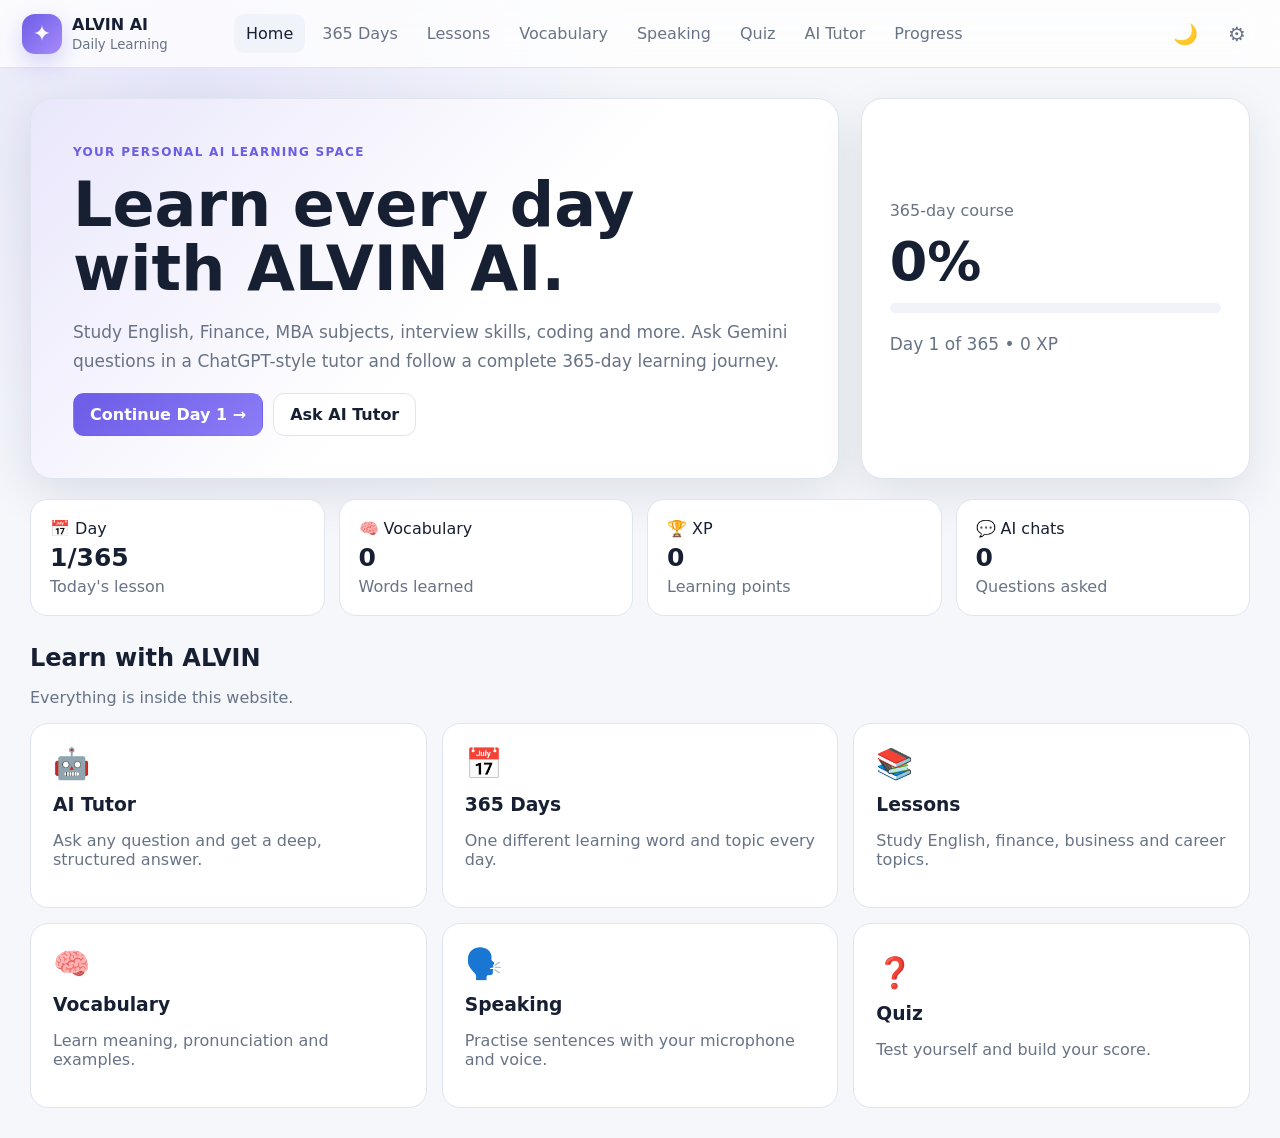
<file: index.html>
<!DOCTYPE html>
<html lang="en">
<head>
  <meta charset="UTF-8">
  <meta name="viewport" content="width=device-width, initial-scale=1.0">
  <meta name="theme-color" content="#0b1020">
  <title>ALVIN AI — Daily Learning</title>
  <link rel="stylesheet" href="style.css">
</head>
<body>
  <div id="app"></div>

  <div id="toast" class="toast"></div>

  <div id="settingsModal" class="modal hidden">
    <div class="modal-card">
      <button class="modal-close" id="closeSettings">×</button>
      <div class="modal-title">
        <div class="logo small">✦</div>
        <div>
          <h2>Gemini AI Settings</h2>
          <p>Connect your own Gemini API key.</p>
        </div>
      </div>

      <div class="warning">
        <strong>Important:</strong> Do not paste a private or company API key into a public GitHub repository.
        This static GitHub Pages version stores the key only in this browser's local storage. For a public app,
        use a server-side secret instead.
      </div>

      <label for="apiKey">Gemini API key</label>
      <div class="key-row">
        <input id="apiKey" type="password" placeholder="Paste your Gemini API key">
        <button class="icon-btn" id="toggleKey">Show</button>
      </div>

      <label for="modelSelect">Gemini model</label>
      <select id="modelSelect">
        <option value="gemini-3.7-flash">Gemini 3.7 Flash</option>
        <option value="gemini-3.6-flash">Gemini 3.6 Flash</option>
        <option value="gemini-3.5-flash">Gemini 3.5 Flash</option>
      </select>

      <label class="check-row">
        <input id="webSearch" type="checkbox">
        <span><strong>Google Search grounding</strong><small>Use current web information when supported by your API account.</small></span>
      </label>

      <div class="settings-actions">
        <button class="btn ghost" id="removeKey">Remove key</button>
        <button class="btn primary" id="saveSettings">Save & Test</button>
      </div>
      <p class="settings-status" id="settingsStatus"></p>
    </div>
  </div>

  <script src="script.js"></script>
</body>
</html>
</file>
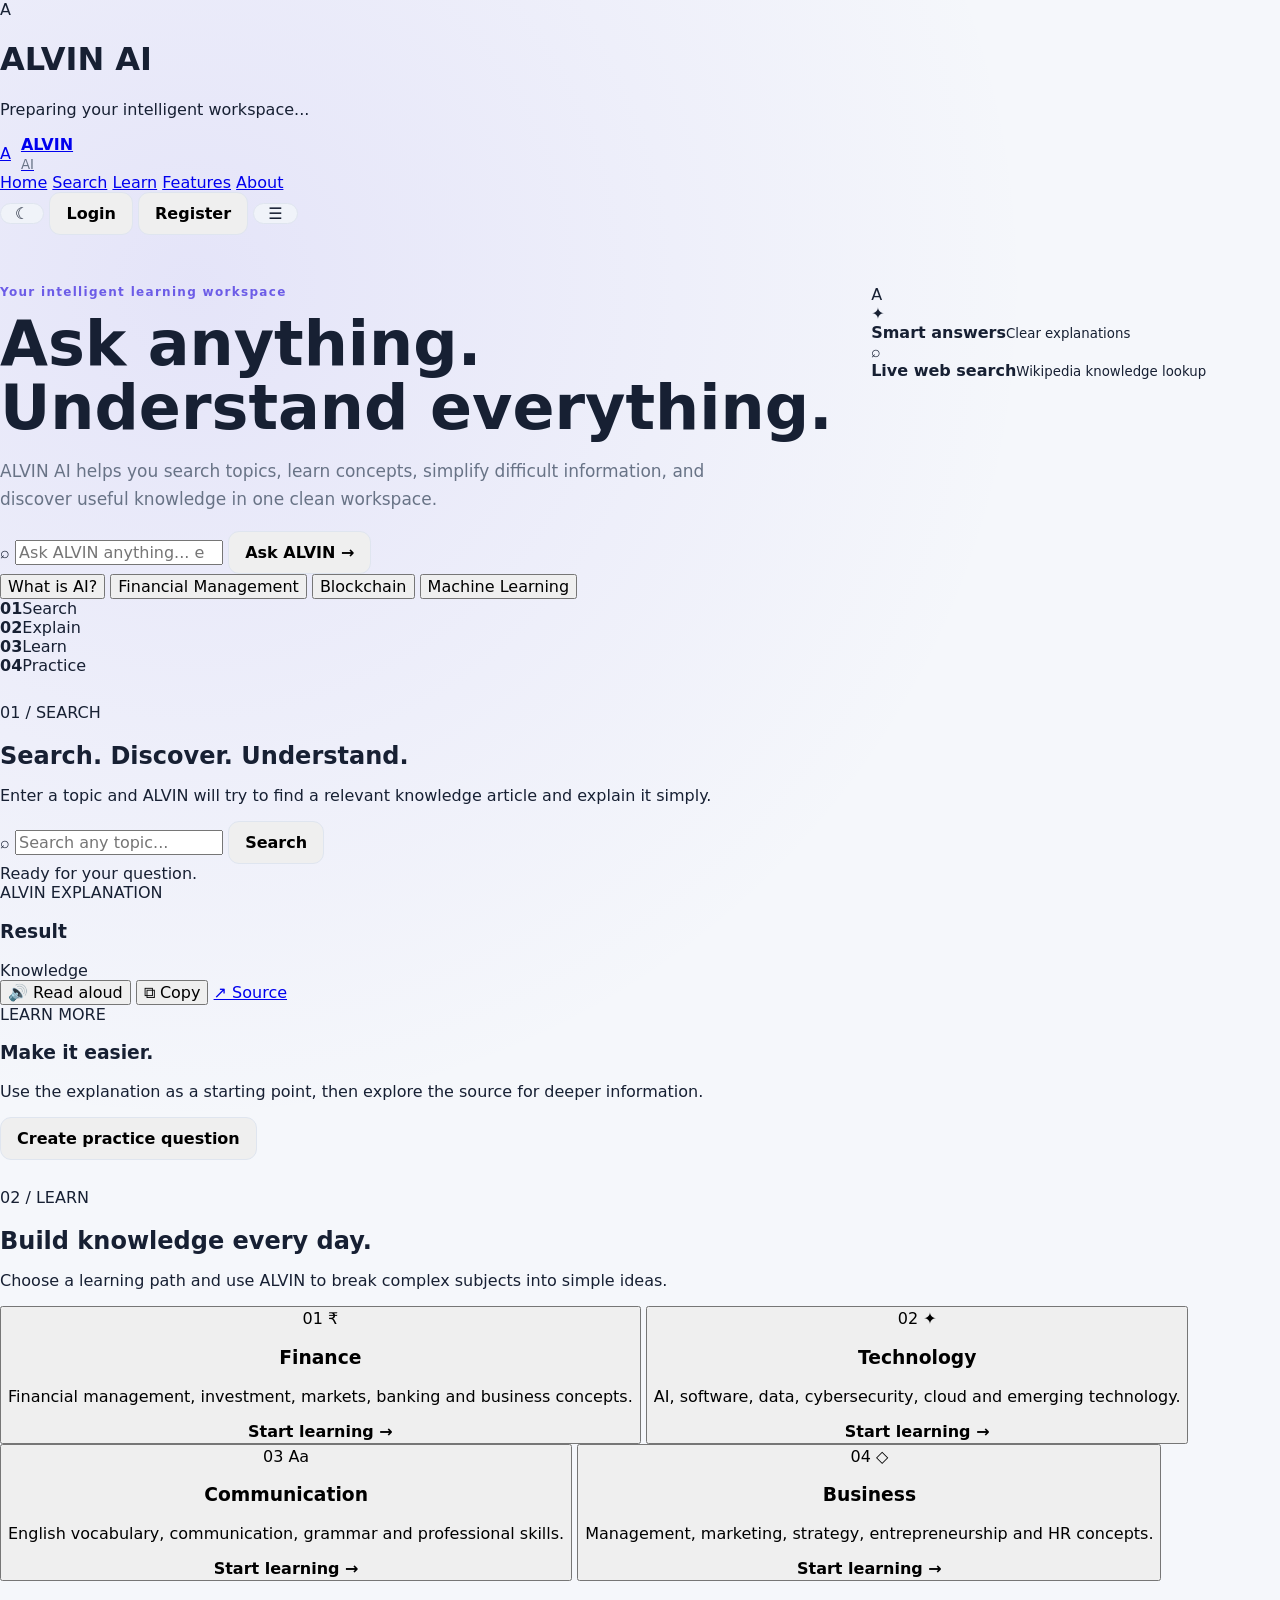
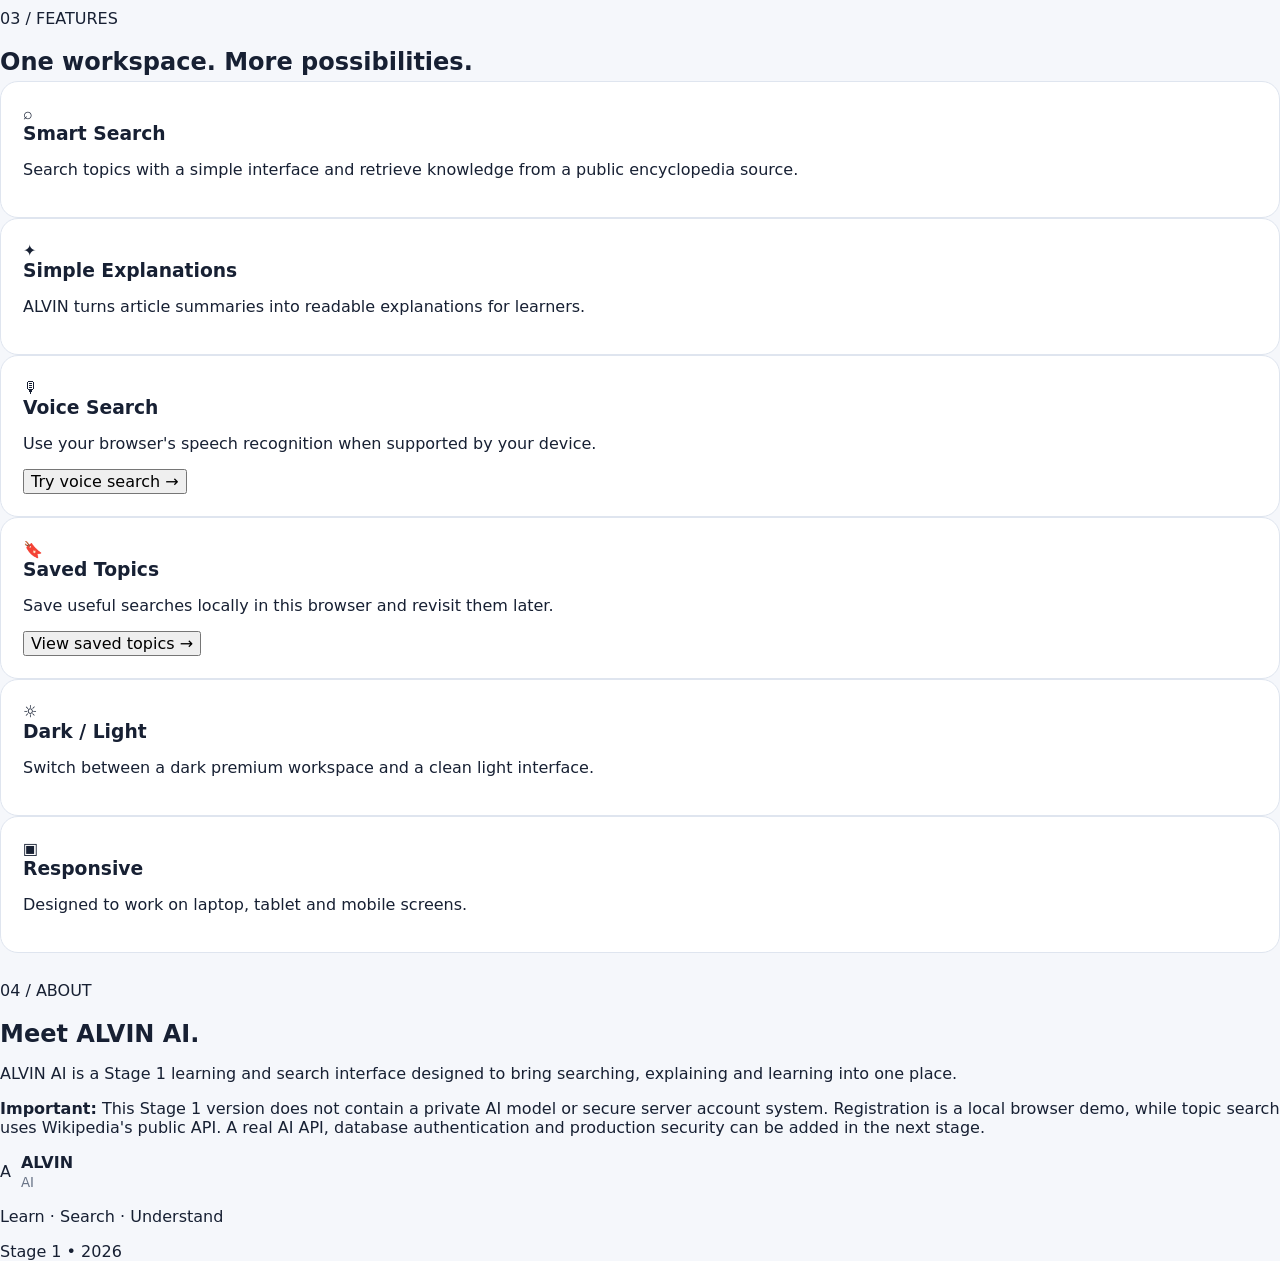
<file: index (1).html>
<!DOCTYPE html>
<html lang="en">
<head>
  <meta charset="UTF-8">
  <meta name="viewport" content="width=device-width, initial-scale=1.0">
  <meta name="description" content="ALVIN AI - Learn, Search and Understand">
  <title>ALVIN AI — Learn. Search. Understand.</title>
  <link rel="stylesheet" href="style.css">
</head>
<body>
  <!-- Loading screen -->
  <div id="loadingScreen" class="loading-screen">
    <div class="loader-card">
      <div class="brand-mark">A</div>
      <h1>ALVIN AI</h1>
      <p>Preparing your intelligent workspace...</p>
      <div class="loading-bar"><span></span></div>
    </div>
  </div>

  <!-- Toast -->
  <div id="toast" class="toast" role="status"></div>

  <!-- Header -->
  <header class="site-header">
    <a class="brand" href="#home" aria-label="ALVIN AI home">
      <span class="brand-icon">A</span>
      <span>
        <strong>ALVIN</strong><small>AI</small>
      </span>
    </a>

    <nav class="main-nav" id="mainNav">
      <a href="#home">Home</a>
      <a href="#search">Search</a>
      <a href="#learn">Learn</a>
      <a href="#features">Features</a>
      <a href="#about">About</a>
    </nav>

    <div class="header-actions">
      <button id="themeBtn" class="icon-btn" type="button" aria-label="Toggle theme">☾</button>
      <button id="loginBtn" class="btn btn-ghost" type="button">Login</button>
      <button id="registerBtn" class="btn btn-primary" type="button">Register</button>
      <button id="menuBtn" class="icon-btn menu-btn" type="button" aria-label="Open menu">☰</button>
    </div>
  </header>

  <main>
    <!-- Hero -->
    <section id="home" class="hero section">
      <div class="hero-glow glow-one"></div>
      <div class="hero-glow glow-two"></div>
      <div class="hero-content">
        <div class="eyebrow"><span class="pulse"></span> Your intelligent learning workspace</div>
        <h1>Ask anything.<br><span>Understand everything.</span></h1>
        <p class="hero-text">
          ALVIN AI helps you search topics, learn concepts, simplify difficult information,
          and discover useful knowledge in one clean workspace.
        </p>

        <div class="hero-search">
          <span class="search-symbol">⌕</span>
          <input id="heroSearchInput" type="search"
                 placeholder="Ask ALVIN anything... e.g. What is financial management?"
                 autocomplete="off">
          <button id="heroSearchBtn" class="btn btn-primary" type="button">Ask ALVIN →</button>
        </div>

        <div class="quick-prompts">
          <button class="chip" data-query="What is artificial intelligence?">What is AI?</button>
          <button class="chip" data-query="Explain financial management">Financial Management</button>
          <button class="chip" data-query="How does blockchain work?">Blockchain</button>
          <button class="chip" data-query="Explain machine learning simply">Machine Learning</button>
        </div>

        <div class="hero-stats">
          <div><strong>01</strong><span>Search</span></div>
          <div><strong>02</strong><span>Explain</span></div>
          <div><strong>03</strong><span>Learn</span></div>
          <div><strong>04</strong><span>Practice</span></div>
        </div>
      </div>

      <div class="hero-visual">
        <div class="ai-orb">
          <div class="orb-ring ring-one"></div>
          <div class="orb-ring ring-two"></div>
          <div class="orb-core">A</div>
        </div>
        <div class="floating-card card-top">
          <span class="mini-icon">✦</span>
          <div><b>Smart answers</b><small>Clear explanations</small></div>
        </div>
        <div class="floating-card card-bottom">
          <span class="mini-icon">⌕</span>
          <div><b>Live web search</b><small>Wikipedia knowledge lookup</small></div>
        </div>
      </div>
    </section>

    <!-- Search -->
    <section id="search" class="section search-section">
      <div class="section-heading">
        <span class="section-label">01 / SEARCH</span>
        <h2>Search. Discover. <span>Understand.</span></h2>
        <p>Enter a topic and ALVIN will try to find a relevant knowledge article and explain it simply.</p>
      </div>

      <div class="search-panel">
        <div class="big-search">
          <span>⌕</span>
          <input id="searchInput" type="search" placeholder="Search any topic..." autocomplete="off">
          <button id="searchBtn" class="btn btn-primary" type="button">Search</button>
        </div>
        <div id="searchStatus" class="search-status">Ready for your question.</div>
      </div>

      <div id="answerArea" class="answer-area hidden">
        <article class="answer-card">
          <div class="answer-head">
            <div>
              <span class="answer-label">ALVIN EXPLANATION</span>
              <h3 id="answerTitle">Result</h3>
            </div>
            <span id="sourceBadge" class="source-badge">Knowledge</span>
          </div>
          <div id="answerBody" class="answer-body"></div>
          <div class="answer-actions">
            <button id="speakBtn" class="small-btn" type="button">🔊 Read aloud</button>
            <button id="copyBtn" class="small-btn" type="button">⧉ Copy</button>
            <a id="sourceLink" class="small-btn" href="#" target="_blank" rel="noopener">↗ Source</a>
          </div>
        </article>

        <aside class="side-card">
          <span class="section-label">LEARN MORE</span>
          <h3>Make it easier.</h3>
          <p>Use the explanation as a starting point, then explore the source for deeper information.</p>
          <button class="btn btn-secondary" id="practiceBtn" type="button">Create practice question</button>
        </aside>
      </div>
    </section>

    <!-- Learn -->
    <section id="learn" class="section">
      <div class="section-heading">
        <span class="section-label">02 / LEARN</span>
        <h2>Build knowledge <span>every day.</span></h2>
        <p>Choose a learning path and use ALVIN to break complex subjects into simple ideas.</p>
      </div>

      <div class="learning-grid">
        <button class="learning-card" data-query="Explain financial management">
          <span class="card-number">01</span>
          <span class="learning-icon">₹</span>
          <h3>Finance</h3>
          <p>Financial management, investment, markets, banking and business concepts.</p>
          <b>Start learning →</b>
        </button>

        <button class="learning-card" data-query="Explain artificial intelligence">
          <span class="card-number">02</span>
          <span class="learning-icon">✦</span>
          <h3>Technology</h3>
          <p>AI, software, data, cybersecurity, cloud and emerging technology.</p>
          <b>Start learning →</b>
        </button>

        <button class="learning-card" data-query="Explain communication skills">
          <span class="card-number">03</span>
          <span class="learning-icon">Aa</span>
          <h3>Communication</h3>
          <p>English vocabulary, communication, grammar and professional skills.</p>
          <b>Start learning →</b>
        </button>

        <button class="learning-card" data-query="Explain business management">
          <span class="card-number">04</span>
          <span class="learning-icon">◇</span>
          <h3>Business</h3>
          <p>Management, marketing, strategy, entrepreneurship and HR concepts.</p>
          <b>Start learning →</b>
        </button>
      </div>
    </section>

    <!-- Features -->
    <section id="features" class="section features-section">
      <div class="section-heading">
        <span class="section-label">03 / FEATURES</span>
        <h2>One workspace. <span>More possibilities.</span></h2>
      </div>

      <div class="feature-grid">
        <div class="feature"><span>⌕</span><h3>Smart Search</h3><p>Search topics with a simple interface and retrieve knowledge from a public encyclopedia source.</p></div>
        <div class="feature"><span>✦</span><h3>Simple Explanations</h3><p>ALVIN turns article summaries into readable explanations for learners.</p></div>
        <div class="feature"><span>🎙</span><h3>Voice Search</h3><p>Use your browser's speech recognition when supported by your device.</p><button id="voiceBtn" class="text-btn" type="button">Try voice search →</button></div>
        <div class="feature"><span>🔖</span><h3>Saved Topics</h3><p>Save useful searches locally in this browser and revisit them later.</p><button id="savedBtn" class="text-btn" type="button">View saved topics →</button></div>
        <div class="feature"><span>☼</span><h3>Dark / Light</h3><p>Switch between a dark premium workspace and a clean light interface.</p></div>
        <div class="feature"><span>▣</span><h3>Responsive</h3><p>Designed to work on laptop, tablet and mobile screens.</p></div>
      </div>
    </section>

    <!-- About -->
    <section id="about" class="section about-section">
      <div>
        <span class="section-label">04 / ABOUT</span>
        <h2>Meet <span>ALVIN AI.</span></h2>
      </div>
      <div class="about-copy">
        <p>ALVIN AI is a Stage 1 learning and search interface designed to bring searching, explaining and learning into one place.</p>
        <p><strong>Important:</strong> This Stage 1 version does not contain a private AI model or secure server account system. Registration is a local browser demo, while topic search uses Wikipedia's public API. A real AI API, database authentication and production security can be added in the next stage.</p>
      </div>
    </section>
  </main>

  <footer>
    <div class="brand footer-brand"><span class="brand-icon">A</span><span><strong>ALVIN</strong><small>AI</small></span></div>
    <p>Learn · Search · Understand</p>
    <span>Stage 1 • 2026</span>
  </footer>

  <!-- Auth modal -->
  <div id="authModal" class="modal hidden" role="dialog" aria-modal="true" aria-labelledby="authTitle">
    <div class="modal-backdrop" data-close-modal></div>
    <div class="modal-card">
      <button class="modal-close" data-close-modal type="button">×</button>
      <div class="auth-icon">A</div>
      <span class="section-label">ALVIN ACCOUNT</span>
      <h2 id="authTitle">Create your account</h2>
      <p id="authSub">Register locally on this browser for Stage 1.</p>
      <form id="authForm">
        <label id="nameLabel">Full name
          <input id="nameInput" type="text" placeholder="Your name" autocomplete="name">
        </label>
        <label>Email
          <input id="emailInput" type="email" placeholder="you@example.com" required autocomplete="email">
        </label>
        <label>Password
          <input id="passwordInput" type="password" placeholder="Minimum 6 characters" minlength="6" required autocomplete="new-password">
        </label>
        <button class="btn btn-primary full" type="submit" id="authSubmit">Create account</button>
      </form>
      <button id="switchAuth" class="switch-auth" type="button">Already registered? Login</button>
      <p class="auth-note">Demo only: do not use a real password here. This browser-only account is not secure production authentication.</p>
    </div>
  </div>

  <!-- Saved topics modal -->
  <div id="savedModal" class="modal hidden" role="dialog" aria-modal="true">
    <div class="modal-backdrop" data-close-saved></div>
    <div class="modal-card">
      <button class="modal-close" data-close-saved type="button">×</button>
      <span class="section-label">YOUR TOPICS</span>
      <h2>Saved searches</h2>
      <div id="savedList" class="saved-list"></div>
    </div>
  </div>

  <script src="script.js"></script>
</body>
</html>
</file>
<file: style.css>
*{box-sizing:border-box}
:root{
  --bg:#f5f7fb;--panel:#fff;--panel2:#f0f3f9;--text:#172033;--muted:#687386;
  --line:#dfe5ef;--primary:#6c5ce7;--primary2:#8b7cf6;--shadow:0 16px 45px rgba(28,36,58,.10);
  --user:#e9e5ff;--ai:#fff;--danger:#d64545;--good:#1f9d68
}
*{scrollbar-width:thin}
body.dark{
  --bg:#080c16;--panel:#111827;--panel2:#182133;--text:#f4f7ff;--muted:#9da8bb;
  --line:#273247;--user:#30265d;--ai:#111827;--shadow:0 18px 55px rgba(0,0,0,.30)
}
body{margin:0;background:radial-gradient(circle at 15% 10%,rgba(108,92,231,.12),transparent 30%),var(--bg);color:var(--text);font-family:Inter,system-ui,-apple-system,Segoe UI,Roboto,Arial,sans-serif}
button,input,textarea,select{font:inherit}
button{cursor:pointer}
.app-shell{min-height:100vh}
.topbar{height:68px;display:flex;align-items:center;gap:22px;padding:0 22px;border-bottom:1px solid var(--line);background:rgba(255,255,255,.78);backdrop-filter:blur(18px);position:sticky;top:0;z-index:20}
body.dark .topbar{background:rgba(8,12,22,.78)}
.brand{display:flex;align-items:center;gap:10px;min-width:190px}
.logo{width:40px;height:40px;border-radius:13px;display:grid;place-items:center;background:linear-gradient(135deg,var(--primary),#a78bfa);color:white;font-size:22px;box-shadow:0 9px 25px rgba(108,92,231,.28)}
.logo.small{width:38px;height:38px}
.brand strong{display:block;font-size:16px}.brand small{color:var(--muted)}
.nav{display:flex;gap:5px;flex:1;overflow:auto}
.nav button,.top-action{border:0;background:transparent;color:var(--muted);padding:10px 12px;border-radius:10px;white-space:nowrap}
.nav button:hover,.nav button.active,.top-action:hover{background:var(--panel2);color:var(--text)}
.top-actions{display:flex;gap:6px}
.top-action{font-size:20px}
.layout{display:flex;min-height:calc(100vh - 68px)}
.sidebar{width:245px;border-right:1px solid var(--line);padding:20px 14px;background:rgba(255,255,255,.35)}
body.dark .sidebar{background:rgba(0,0,0,.08)}
.side-label{font-size:11px;font-weight:800;letter-spacing:1.2px;color:var(--muted);margin:18px 10px 8px}
.side-btn{width:100%;border:0;background:transparent;color:var(--muted);padding:12px 13px;text-align:left;border-radius:11px;margin:2px 0}
.side-btn:hover,.side-btn.active{background:var(--panel2);color:var(--text)}
.main{flex:1;min-width:0}
.container{max-width:1300px;margin:auto;padding:30px}
.hero{display:grid;grid-template-columns:1.35fr .65fr;gap:22px;align-items:stretch}
.hero-main,.hero-card,.card{background:var(--panel);border:1px solid var(--line);box-shadow:var(--shadow);border-radius:22px}
.hero-main{padding:42px;background:linear-gradient(135deg,rgba(108,92,231,.15),transparent 55%),var(--panel)}
.eyebrow{font-size:12px;font-weight:800;letter-spacing:1.3px;color:var(--primary)}
.hero h1{font-size:clamp(32px,5vw,62px);line-height:1.03;margin:13px 0}
.hero p{color:var(--muted);font-size:17px;line-height:1.7;max-width:720px}
.hero-card{padding:28px;display:flex;flex-direction:column;justify-content:center}
.big{font-size:54px;font-weight:900;margin:10px 0}
.progress{height:10px;border-radius:99px;background:var(--panel2);overflow:hidden}
.progress i{display:block;height:100%;background:linear-gradient(90deg,var(--primary),#a78bfa);border-radius:inherit}
.row{display:flex;gap:10px;flex-wrap:wrap;align-items:center}
.btn{border:1px solid var(--line);border-radius:11px;padding:11px 16px;font-weight:750}
.btn.primary{background:linear-gradient(135deg,var(--primary),var(--primary2));color:#fff;border-color:transparent}
.btn.secondary,.btn.ghost{background:var(--panel);color:var(--text)}
.btn.danger{background:#fff0f0;color:var(--danger);border-color:#ffd1d1}
body.dark .btn.danger{background:#351c22}
.btn:disabled{opacity:.45;cursor:not-allowed}
.stats{display:grid;grid-template-columns:repeat(4,1fr);gap:14px;margin:20px 0}
.stat{padding:19px;border:1px solid var(--line);border-radius:17px;background:var(--panel)}
.stat strong{display:block;font-size:25px;margin:5px 0}.muted{color:var(--muted)}
.section{margin-top:28px}.section h2{margin-bottom:5px}
.grid{display:grid;grid-template-columns:repeat(3,1fr);gap:15px}
.feature{padding:22px;text-align:left;border:1px solid var(--line);background:var(--panel);border-radius:18px;color:var(--text)}
.feature:hover{transform:translateY(-2px);box-shadow:var(--shadow)}
.feature .ico{font-size:30px;margin-bottom:13px}.feature h3{margin:0 0 7px}
.card{padding:22px}
.lesson-grid{display:grid;grid-template-columns:1.6fr .7fr;gap:18px}
.word-card{max-width:850px}.word{font-size:52px;font-weight:900;margin:5px 0}.phonetic{color:var(--primary);font-weight:700}
.example{padding:15px;border-left:4px solid var(--primary);background:var(--panel2);border-radius:9px;margin:16px 0}
.day-grid{display:grid;grid-template-columns:repeat(10,1fr);gap:7px}
.day{padding:9px 4px;border:1px solid var(--line);border-radius:9px;background:var(--panel);color:var(--text)}
.day.active{background:var(--primary);color:white}.day.done{border-color:var(--good)}
.ai-layout{display:grid;grid-template-columns:235px minmax(0,1fr);height:calc(100vh - 68px)}
.ai-side{border-right:1px solid var(--line);padding:14px;background:var(--panel)}
.ai-side .side-btn{font-size:13px}
.ai-main{min-width:0;display:flex;flex-direction:column;background:var(--bg)}
.ai-head{display:flex;justify-content:space-between;align-items:center;padding:16px 22px;border-bottom:1px solid var(--line);background:var(--panel)}
.ai-head h1{font-size:20px;margin:0}.status{font-size:12px;color:var(--muted)}
.status.online{color:var(--good)}
.chat{flex:1;overflow:auto;padding:24px;max-width:1000px;width:100%;margin:auto}
.empty{text-align:center;padding:8vh 20px}.empty .logo{margin:auto;width:64px;height:64px;font-size:30px}
.starters{display:grid;grid-template-columns:repeat(2,1fr);gap:10px;margin-top:24px}
.starter{padding:15px;text-align:left;border:1px solid var(--line);border-radius:15px;background:var(--panel);color:var(--text)}
.starter strong{display:block;margin-bottom:4px}
.message{display:flex;gap:12px;margin:0 auto 22px;max-width:900px}
.message.user{justify-content:flex-end}.avatar{width:34px;height:34px;flex:0 0 34px;border-radius:50%;display:grid;place-items:center;background:var(--panel2);font-size:13px;font-weight:800}
.message.user .avatar{order:2;background:var(--primary);color:#fff}
.bubble{max-width:82%;padding:15px 17px;border:1px solid var(--line);border-radius:17px;background:var(--ai);line-height:1.65;overflow-wrap:anywhere}
.message.user .bubble{background:var(--user)}
.bubble h2,.bubble h3{margin:12px 0 5px}.bubble p{margin:7px 0}.bubble ul{padding-left:22px}.bubble pre{background:#0a0e17;color:#f5f7ff;padding:14px;border-radius:12px;overflow:auto}
.composer-wrap{border-top:1px solid var(--line);background:var(--panel);padding:13px 20px}
.mode-row{display:flex;gap:7px;max-width:1000px;margin:0 auto 9px;overflow:auto}
.mode{border:1px solid var(--line);background:var(--panel2);color:var(--muted);border-radius:999px;padding:7px 11px;white-space:nowrap}
.mode.active{background:var(--primary);color:#fff;border-color:var(--primary)}
.composer{max-width:1000px;margin:auto;display:flex;gap:8px;align-items:flex-end}
.composer textarea{flex:1;resize:none;min-height:48px;max-height:150px;border:1px solid var(--line);background:var(--panel2);color:var(--text);border-radius:15px;padding:13px 14px;outline:none}
.circle{width:48px;height:48px;border-radius:50%;border:1px solid var(--line);background:var(--panel2);color:var(--text)}
.circle.send{background:var(--primary);color:#fff;border-color:var(--primary)}
.attach{display:none}
.note{max-width:1000px;margin:7px auto 0;font-size:11px;color:var(--muted)}
.quiz-options{display:grid;gap:10px}.quiz-option{padding:13px;text-align:left;border:1px solid var(--line);border-radius:12px;background:var(--panel);color:var(--text)}
.quiz-option.correct{border-color:#31a66f;background:#eaf9f2}.quiz-option.wrong{border-color:#dc6060;background:#fff0f0}
body.dark .quiz-option.correct{background:#163126}.body.dark .quiz-option.wrong{background:#351c22}
.table{width:100%;border-collapse:collapse}.table th,.table td{border:1px solid var(--line);padding:10px;text-align:left}
.modal{position:fixed;inset:0;background:rgba(0,0,0,.62);display:grid;place-items:center;padding:18px;z-index:100}
.modal.hidden{display:none}.modal-card{width:min(650px,100%);background:var(--panel);border:1px solid var(--line);border-radius:22px;padding:25px;position:relative;box-shadow:0 30px 100px rgba(0,0,0,.35)}
.modal-close{position:absolute;right:14px;top:12px;border:0;background:transparent;color:var(--muted);font-size:28px}
.modal-title{display:flex;gap:12px;align-items:center}.modal-title h2{margin:0}.modal-title p{margin:3px 0;color:var(--muted)}
.modal-card label:not(.check-row){display:block;font-weight:750;margin:17px 0 7px}
.modal-card input,.modal-card select{width:100%;border:1px solid var(--line);background:var(--panel2);color:var(--text);padding:12px;border-radius:11px;outline:none}
.key-row{display:flex;gap:7px}.key-row input{flex:1}.icon-btn{border:1px solid var(--line);background:var(--panel2);color:var(--text);border-radius:11px;padding:0 14px}
.warning{padding:12px;border-radius:12px;background:#fff6df;color:#705315;font-size:13px;line-height:1.5;margin:16px 0}
body.dark .warning{background:#332b18;color:#e8d48c}
.check-row{display:flex!important;gap:10px;align-items:flex-start;margin-top:16px!important}.check-row input{width:auto!important;margin-top:4px}.check-row small{display:block;color:var(--muted);font-weight:400;margin-top:3px}
.settings-actions{display:flex;justify-content:space-between;gap:8px;margin-top:20px}.settings-status{min-height:20px;color:var(--muted)}
.toast{position:fixed;left:50%;bottom:22px;transform:translate(-50%,20px);opacity:0;pointer-events:none;background:#151b2b;color:white;padding:12px 17px;border-radius:11px;z-index:200;transition:.25s}.toast.show{opacity:1;transform:translate(-50%,0)}
.loading{display:inline-flex;gap:4px;align-items:center}.dot{width:7px;height:7px;background:var(--primary);border-radius:50%;animation:bounce .8s infinite alternate}.dot:nth-child(2){animation-delay:.2s}.dot:nth-child(3){animation-delay:.4s}
@keyframes bounce{to{transform:translateY(-5px);opacity:.45}}
@media(max-width:1000px){.sidebar{display:none}.grid{grid-template-columns:repeat(2,1fr)}.stats{grid-template-columns:repeat(2,1fr)}.hero{grid-template-columns:1fr}.lesson-grid{grid-template-columns:1fr}.ai-layout{grid-template-columns:1fr}.ai-side{display:none}.day-grid{grid-template-columns:repeat(7,1fr)}}
@media(max-width:650px){.topbar{padding:0 10px;gap:8px}.brand{min-width:auto}.brand div{display:none}.nav{display:none}.container{padding:16px}.hero-main{padding:27px}.grid,.stats,.starters{grid-template-columns:1fr}.chat{padding:15px}.bubble{max-width:90%}.composer-wrap{padding:10px}.day-grid{grid-template-columns:repeat(5,1fr)}.big{font-size:42px}}

.history-heading{display:flex;justify-content:space-between;align-items:center}.history-heading span{background:var(--panel2);padding:2px 7px;border-radius:99px;font-size:10px}.history-list{max-height:250px;overflow:auto;margin-bottom:5px}.history-item{width:100%;display:flex;gap:8px;align-items:center;border:0;background:transparent;color:var(--muted);padding:9px 10px;border-radius:9px;text-align:left;font-size:12px}.history-item:hover,.history-item.active{background:var(--panel2);color:var(--text)}.history-title{overflow:hidden;text-overflow:ellipsis;white-space:nowrap}.history-empty{padding:10px;color:var(--muted);font-size:11px;line-height:1.5}
</file>
